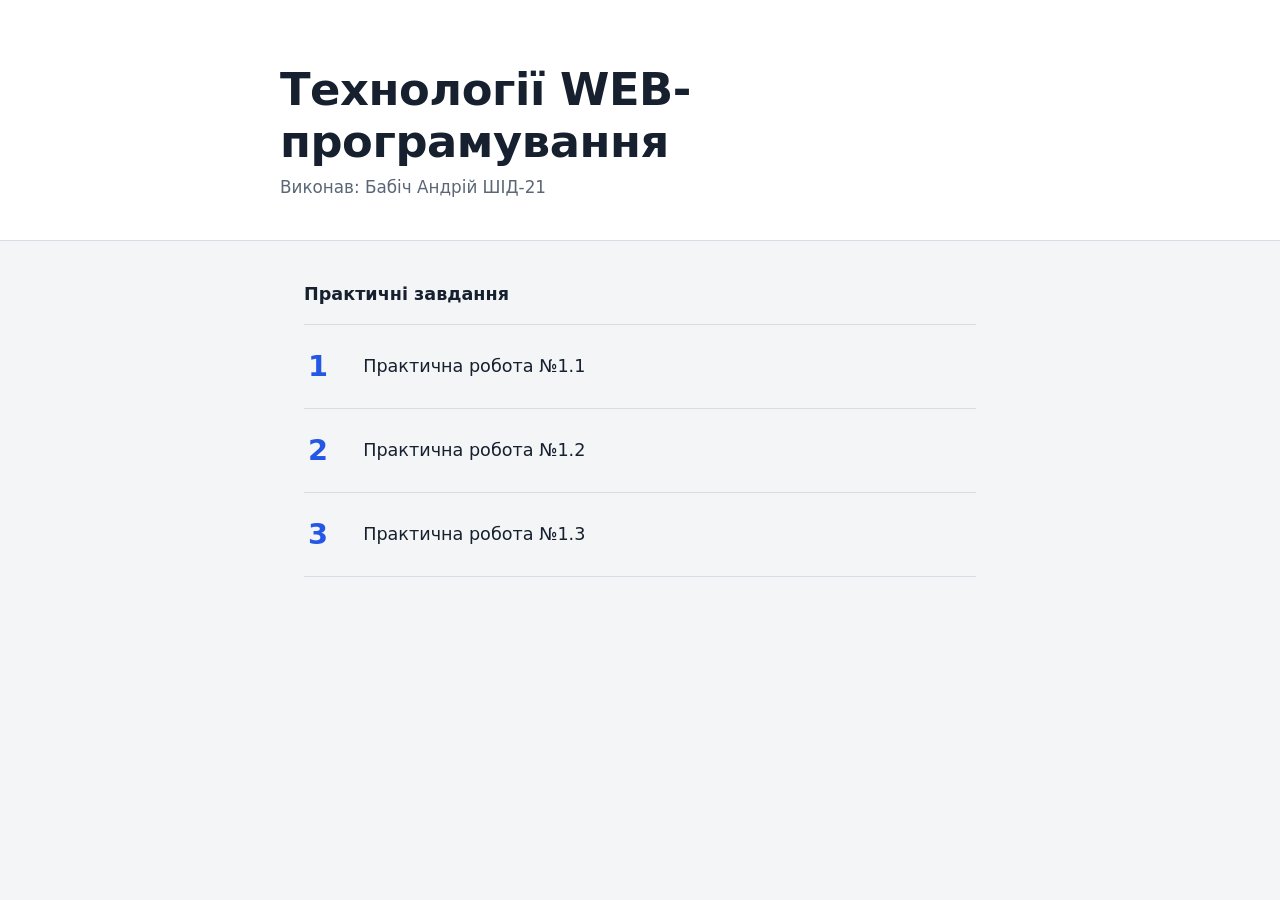
<file: Index.html>
<!DOCTYPE html>
<html lang="uk">
<head>
    <meta charset="UTF-8">
    <meta name="viewport" content="width=device-width, initial-scale=1">
    <title>Технології WEB-програмування</title>
    <link rel="stylesheet" href="css/Style.css">
</head>
<body>
<header class="site-header">
    <h1>Технології WEB-програмування</h1>
    <p class="author">Виконав: Бабіч Андрій ШІД-21</p>
</header>

<main>
    <h2>Практичні завдання</h2>
    <ol class="tasks">
        <li><a href="practical1.1/practical1.1.html"><span class="num">1</span>Практична робота №1.1</a></li>
        <li><a href="practical1.2/Main.html"><span class="num">2</span>Практична робота №1.2</a></li>
        <li><a href="practical1.3/practical3.html"><span class="num">3</span>Практична робота №1.3</a></li>
    </ol>
</main>
</body>
</html>
</file>
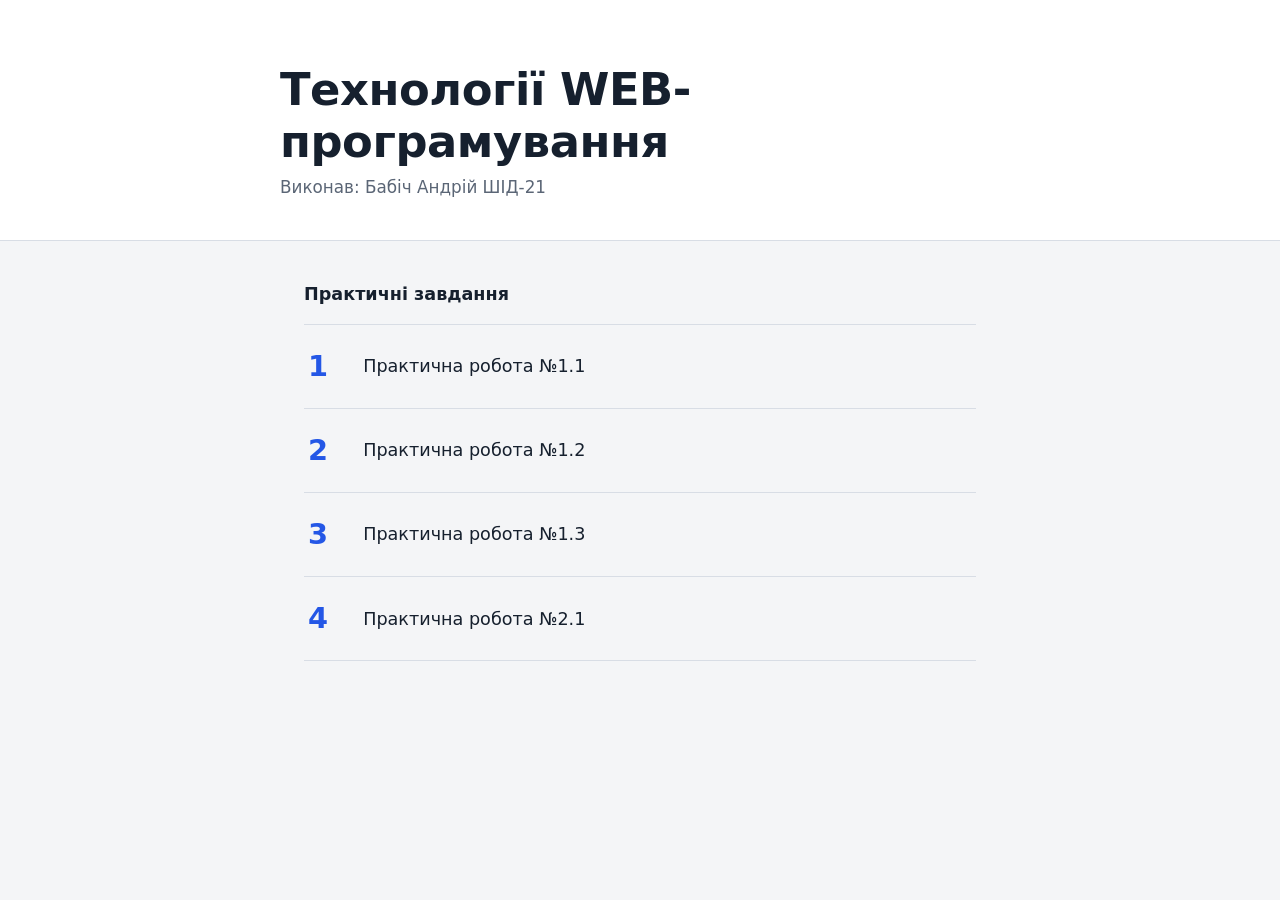
<file: index.html>
<!DOCTYPE html>
<html lang="uk">
<head>
    <meta charset="UTF-8">
    <meta name="viewport" content="width=device-width, initial-scale=1">
    <title>Технології WEB-програмування</title>
    <link rel="stylesheet" href="css/style.css">
</head>
<body>
<header class="site-header">
    <h1>Технології WEB-програмування</h1>
    <p class="author">Виконав: Бабіч Андрій ШІД-21</p>
</header>

<main>
    <h2>Практичні завдання</h2>
    <ol class="tasks">
        <li><a href="practical1.1/practical1.1.html"><span class="num">1</span>Практична робота №1.1</a></li>
        <li><a href="practical1.2/Main.html"><span class="num">2</span>Практична робота №1.2</a></li>
        <li><a href="practical1.3/practical1.3.html"><span class="num">3</span>Практична робота №1.3</a></li>
        <li><a href="practical2.1/practical2.1.html"><span class="num">4</span>Практична робота №2.1</a></li>
    </ol>
</main>
</body>
</html>
</file>
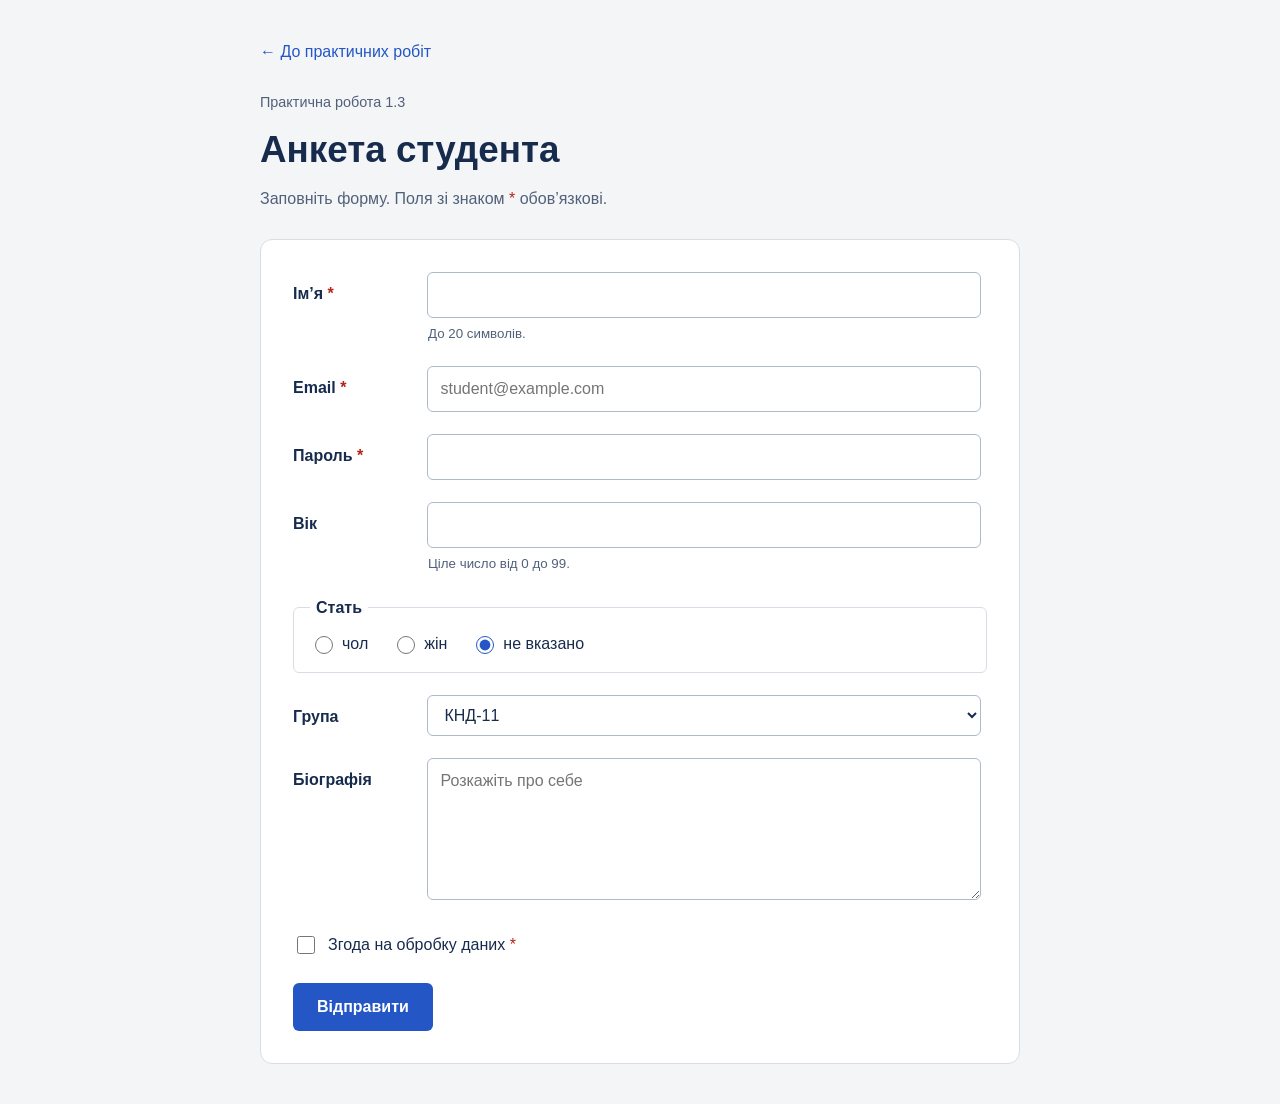
<file: practical1.3/practical1.3.html>
<!DOCTYPE html>
<html lang="uk">
<head>
    <meta charset="UTF-8">
    <meta name="viewport" content="width=device-width, initial-scale=1">
    <title>Практична робота 1.3 — HTML-форма</title>
    <link rel="stylesheet" href="../css/practical1.3/style1.3.css">
    <script src="../js/practical1.3/script1.3.js" defer></script>
</head>
<body>
<main class="page">
    <a class="back" href="../index.html">← До практичних робіт</a>
    <header>
        <p class="eyebrow">Практична робота 1.3</p>
        <h1>Анкета студента</h1>
        <p>Заповніть форму. Поля зі знаком <span class="required">*</span> обов’язкові.</p>
    </header>

    <form id="student-form" method="post">
        <div class="input-row">
            <label class="wide-label" for="name">Ім’я <span class="required">*</span></label>
            <input type="text" id="name" name="name" maxlength="20" required autocomplete="given-name" aria-describedby="name-hint">
            <small id="name-hint">До 20 символів.</small>
        </div>

        <div class="input-row">
            <label class="wide-label" for="email">Email <span class="required">*</span></label>
            <input type="email" id="email" name="email" required autocomplete="email" placeholder="student@example.com">
        </div>

        <div class="input-row">
            <label class="wide-label" for="password">Пароль <span class="required">*</span></label>
            <input type="password" id="password" name="password" required autocomplete="new-password">
        </div>

        <div class="input-row">
            <label class="wide-label" for="age">Вік</label>
            <input type="number" id="age" name="age" min="0" max="99" step="1" aria-describedby="age-hint">
            <small id="age-hint">Ціле число від 0 до 99.</small>
        </div>

        <fieldset class="input-row gender-row">
            <legend>Стать</legend>
            <div class="choices">
                <div><input type="radio" id="gender-male" name="gender" value="male"> <label for="gender-male">чол</label></div>
                <div><input type="radio" id="gender-female" name="gender" value="female"> <label for="gender-female">жін</label></div>
                <div><input type="radio" id="gender-unspecified" name="gender" value="unspecified" checked> <label for="gender-unspecified">не вказано</label></div>
            </div>
        </fieldset>

        <div class="input-row">
            <label class="wide-label" for="group">Група</label>
            <select id="group" name="group">
                <option value="KND-11">КНД-11</option>
                <option value="KND-12">КНД-12</option>
                <option value="SHID-11">ШІД-11</option>
            </select>
        </div>

        <div class="input-row">
            <label class="wide-label" for="biography">Біографія</label>
            <textarea id="biography" name="biography" rows="5" cols="40" placeholder="Розкажіть про себе"></textarea>
        </div>

        <div class="consent-row">
            <input type="checkbox" id="consent" name="consent" value="accepted" required>
            <label for="consent">Згода на обробку даних <span class="required">*</span></label>
        </div>

        <div class="actions">
            <button type="submit">Відправити</button>
        </div>
        <p id="form-status" role="status" aria-live="polite"></p>
    </form>
</main>
</body>
</html>
</file>
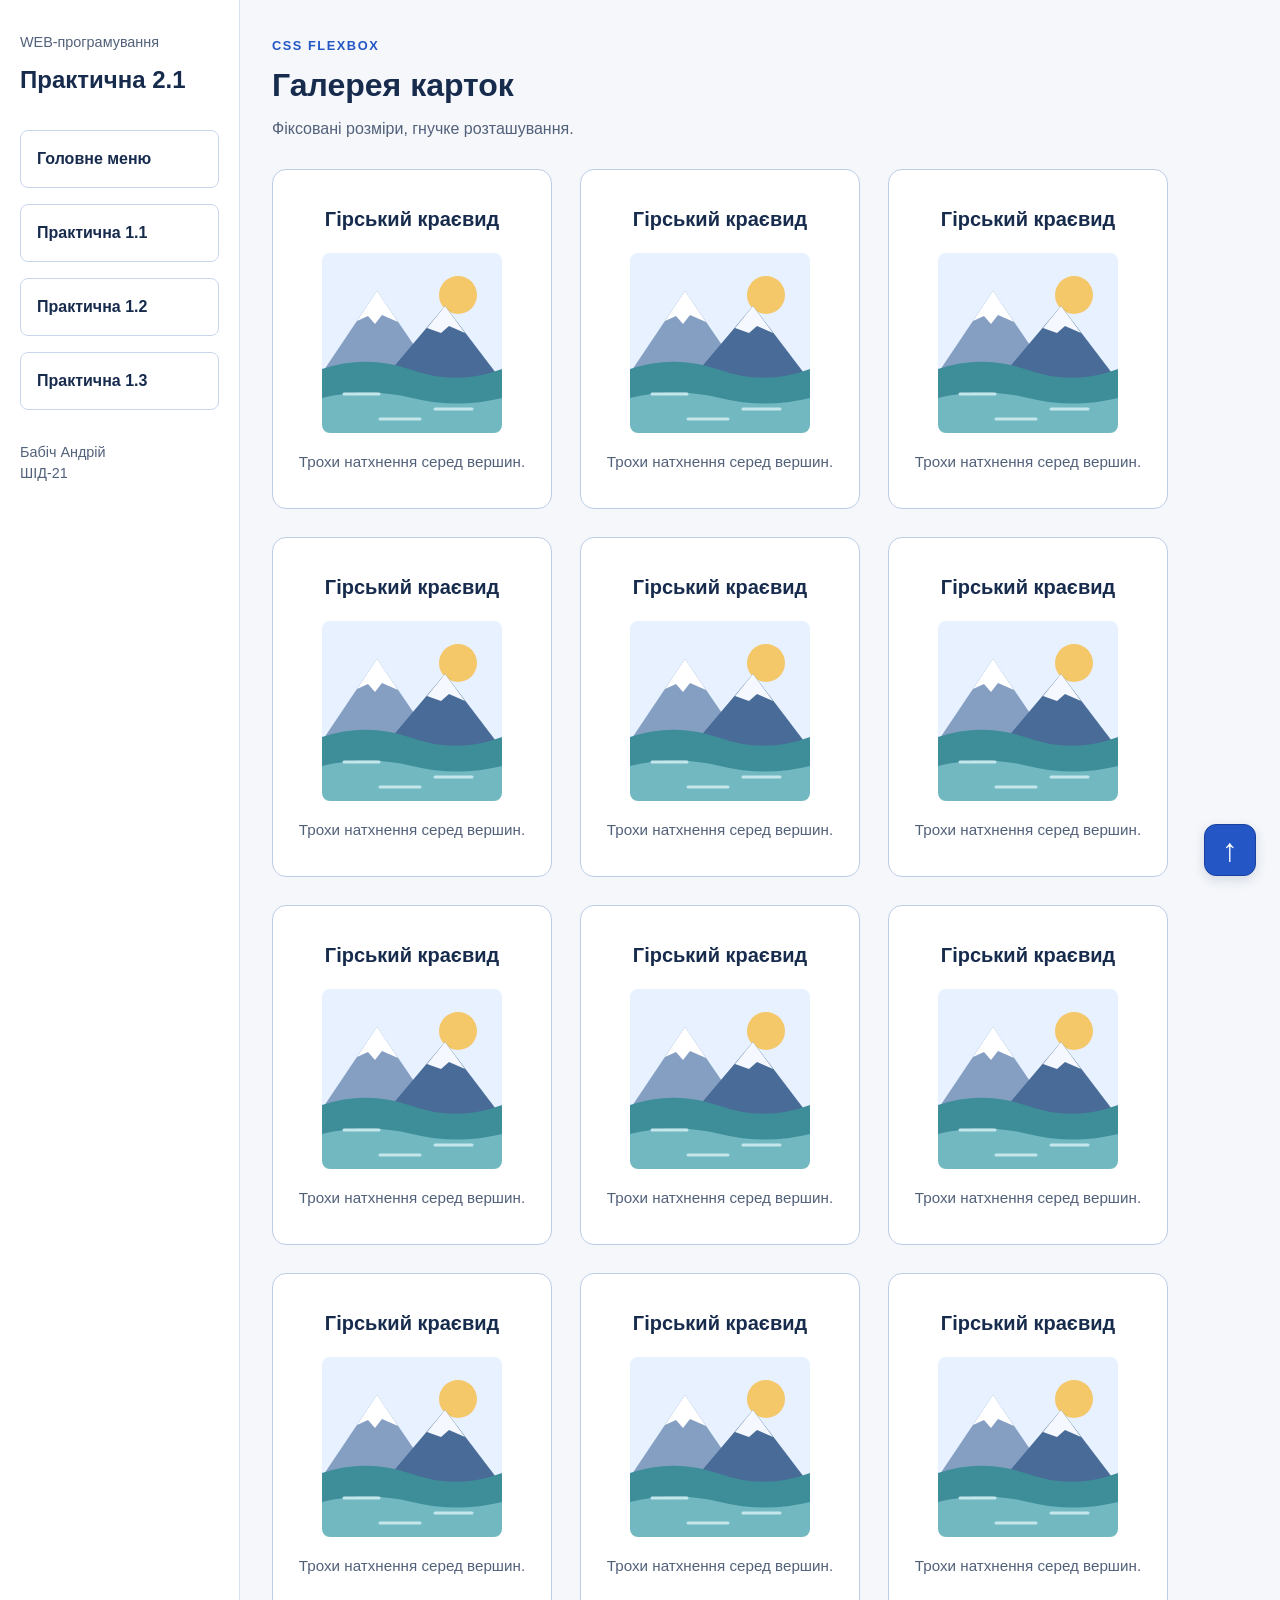
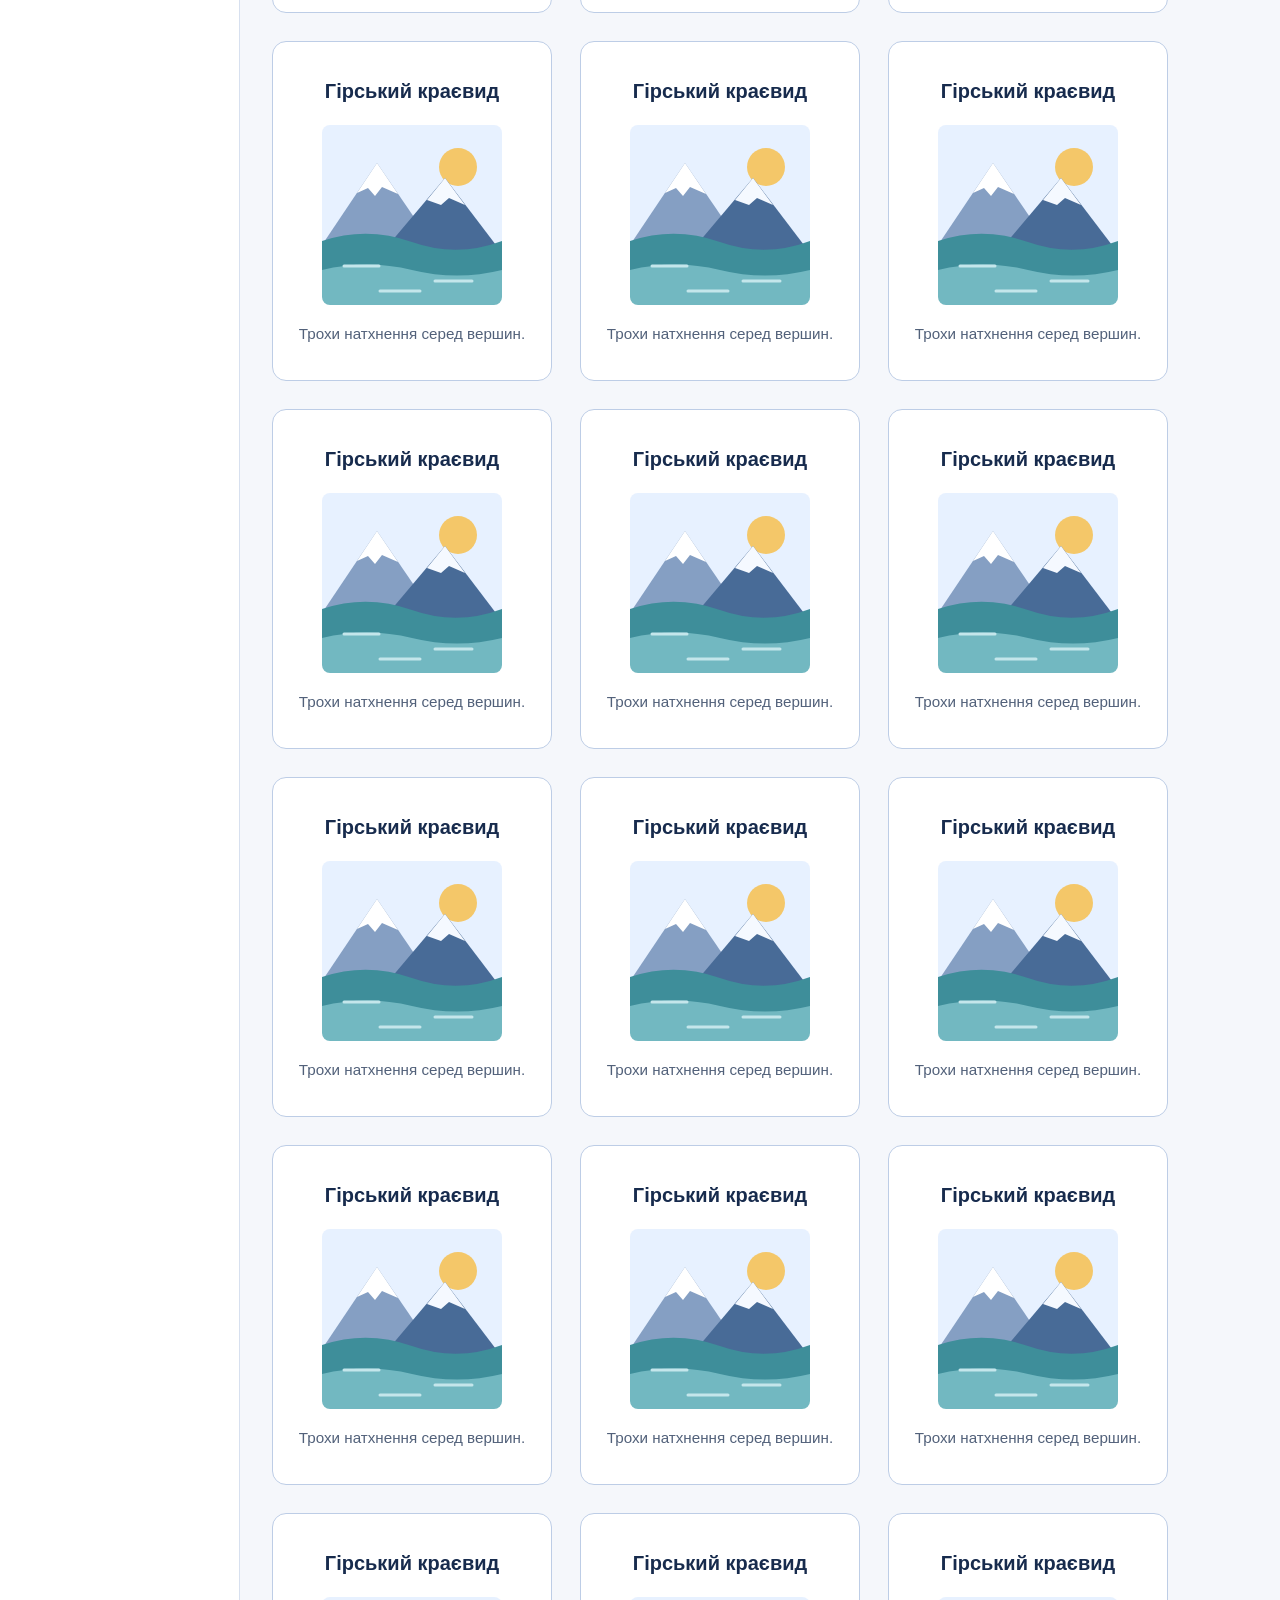
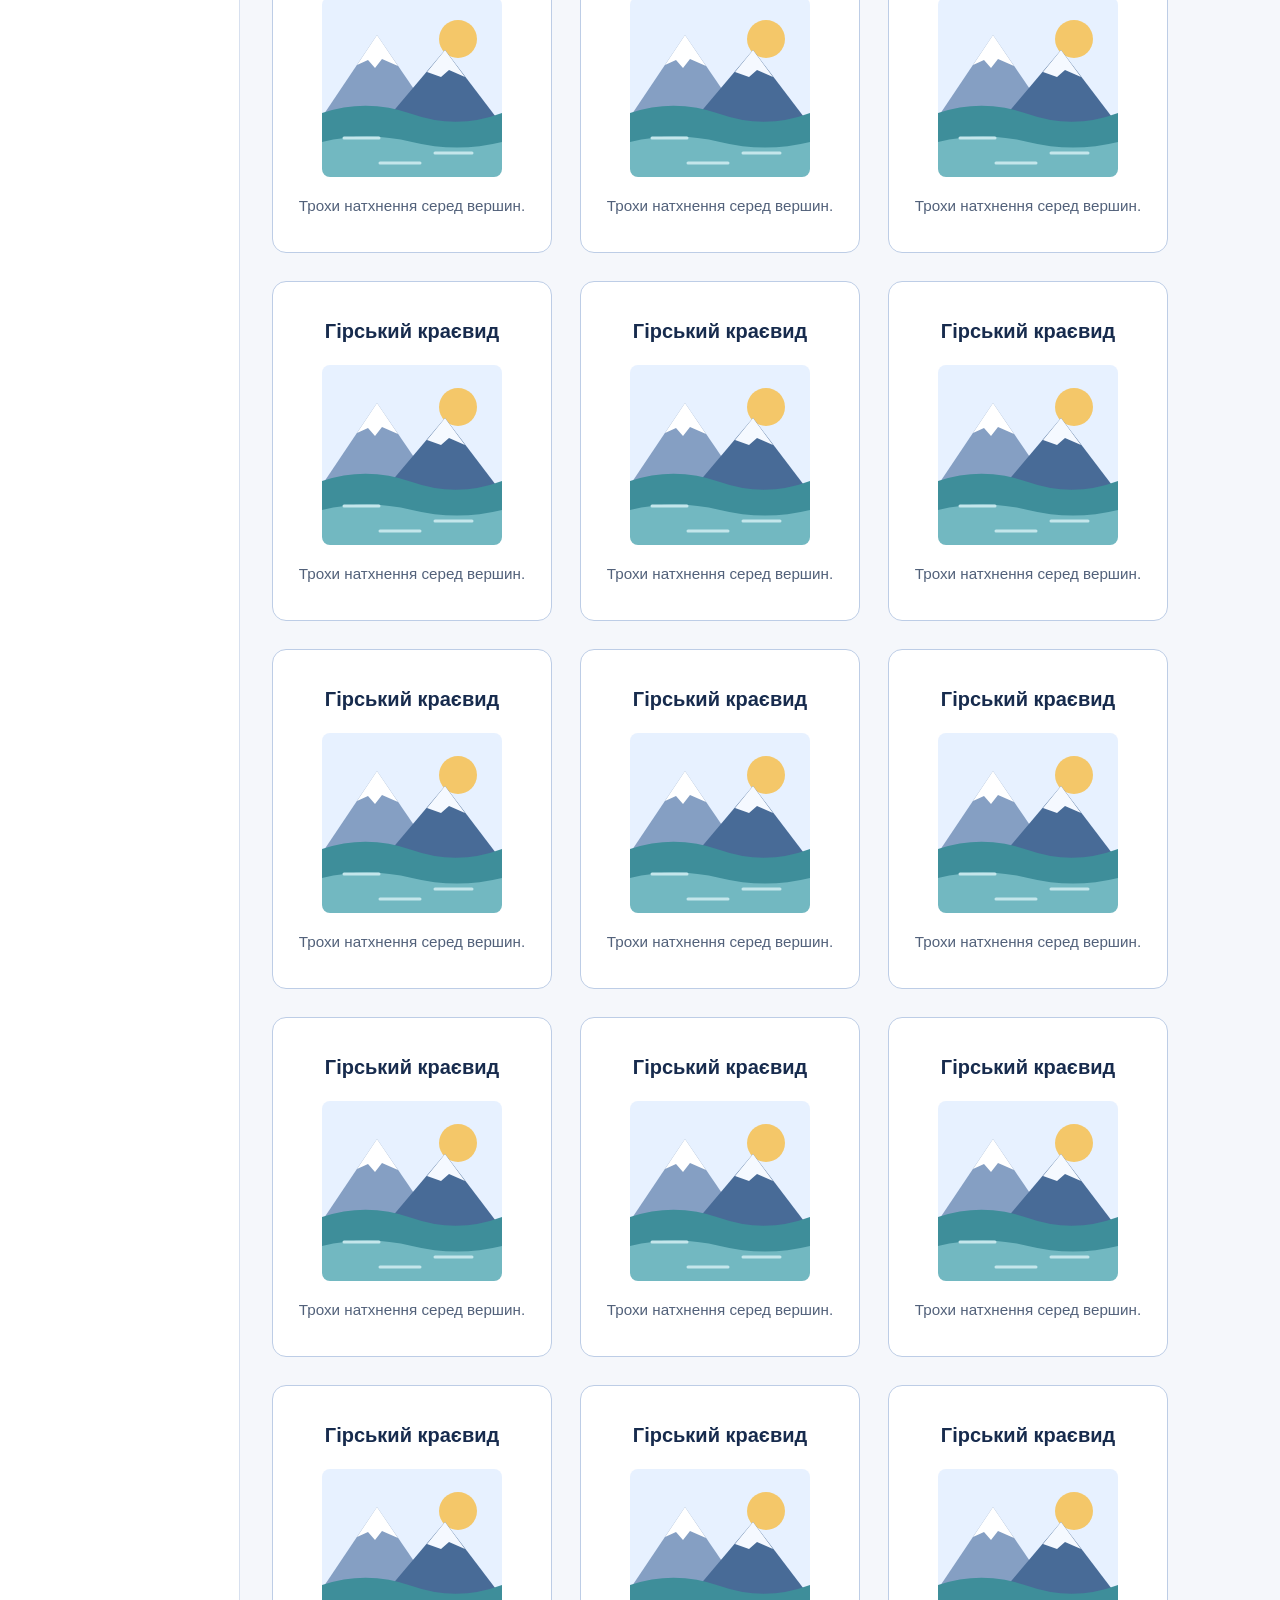
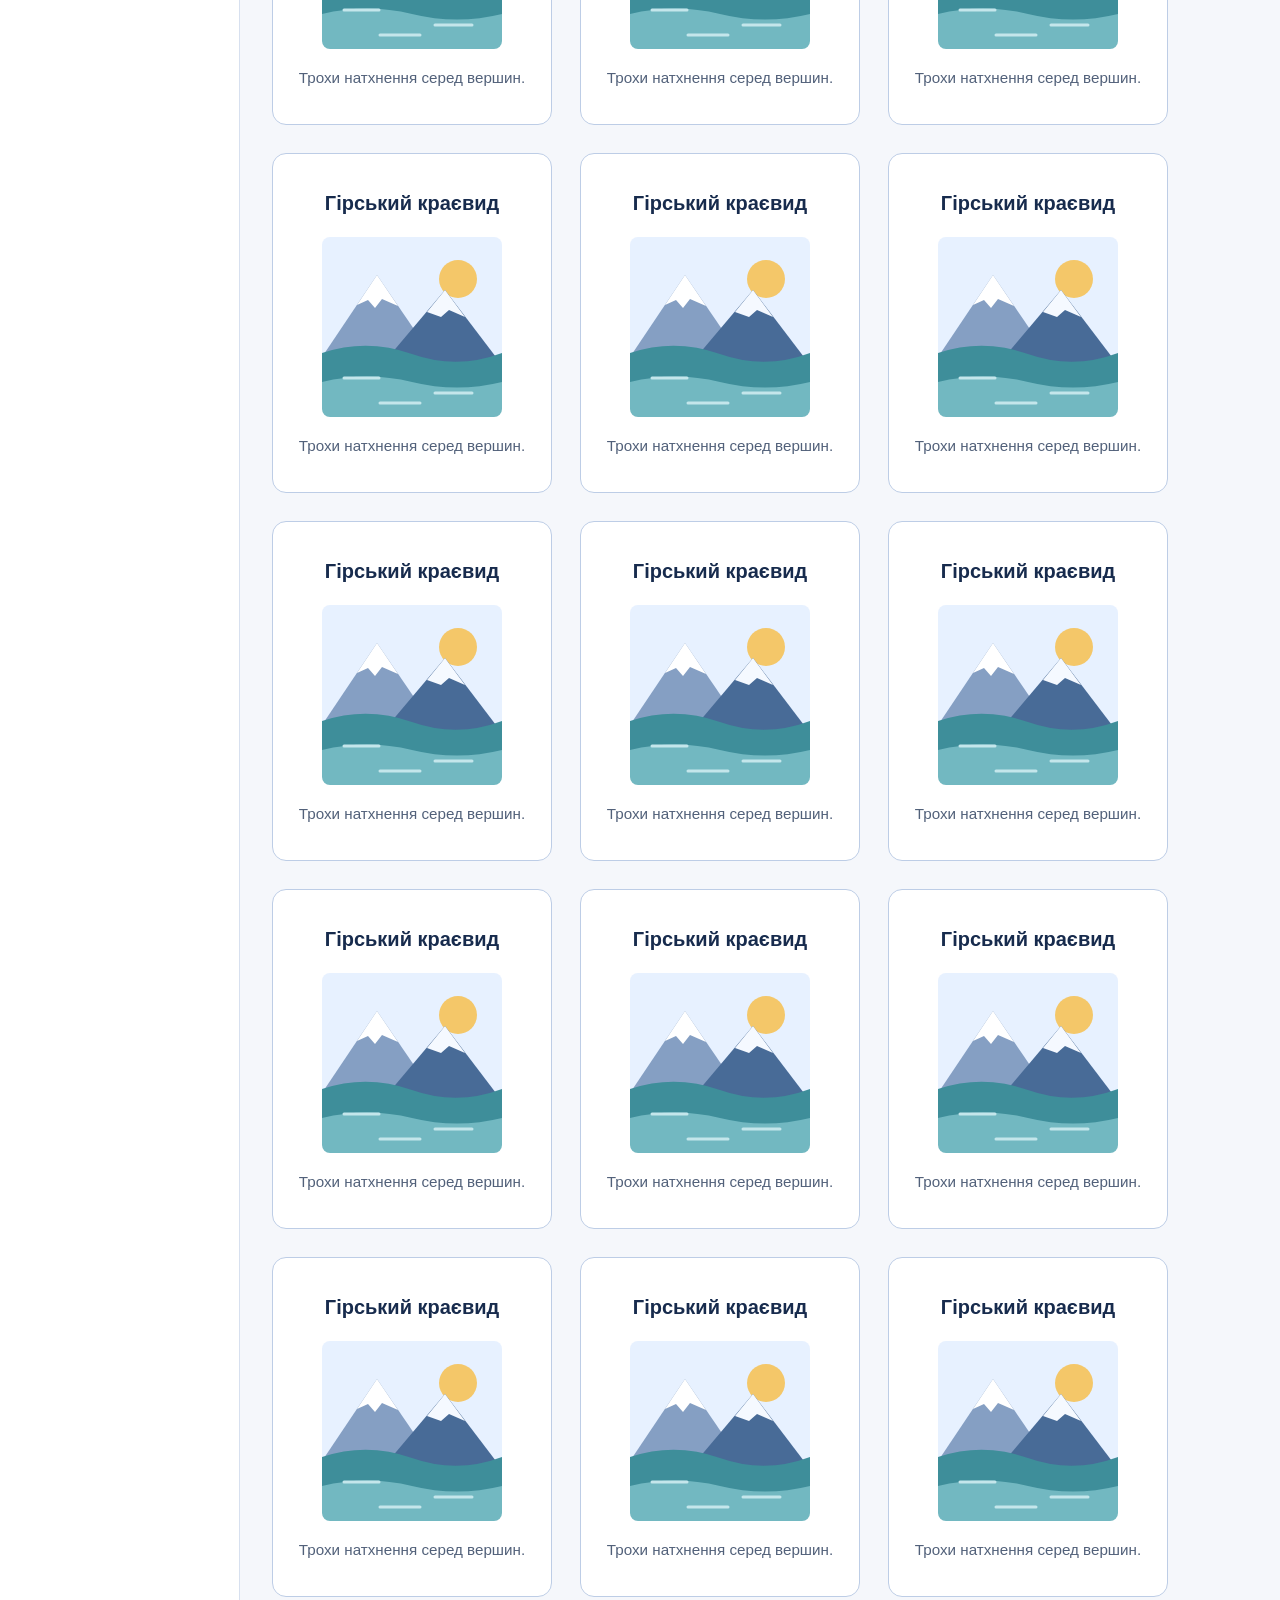
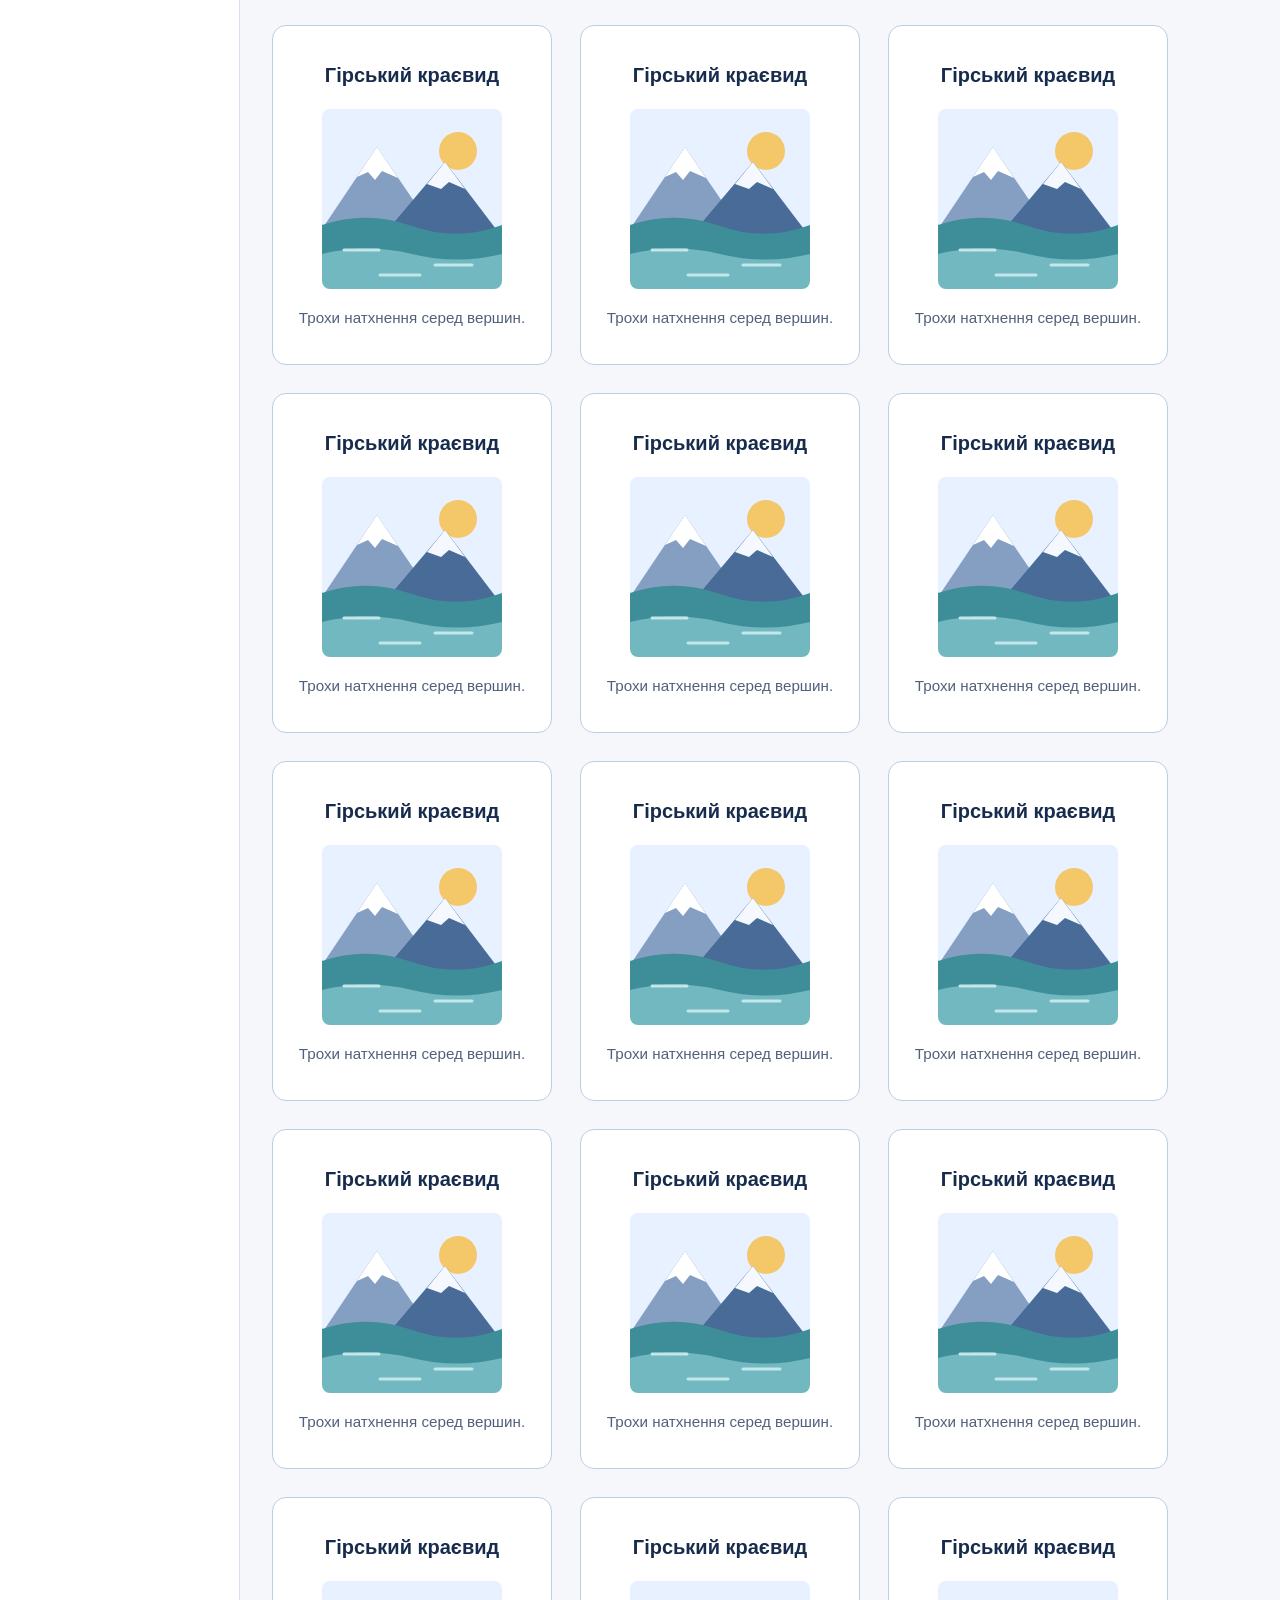
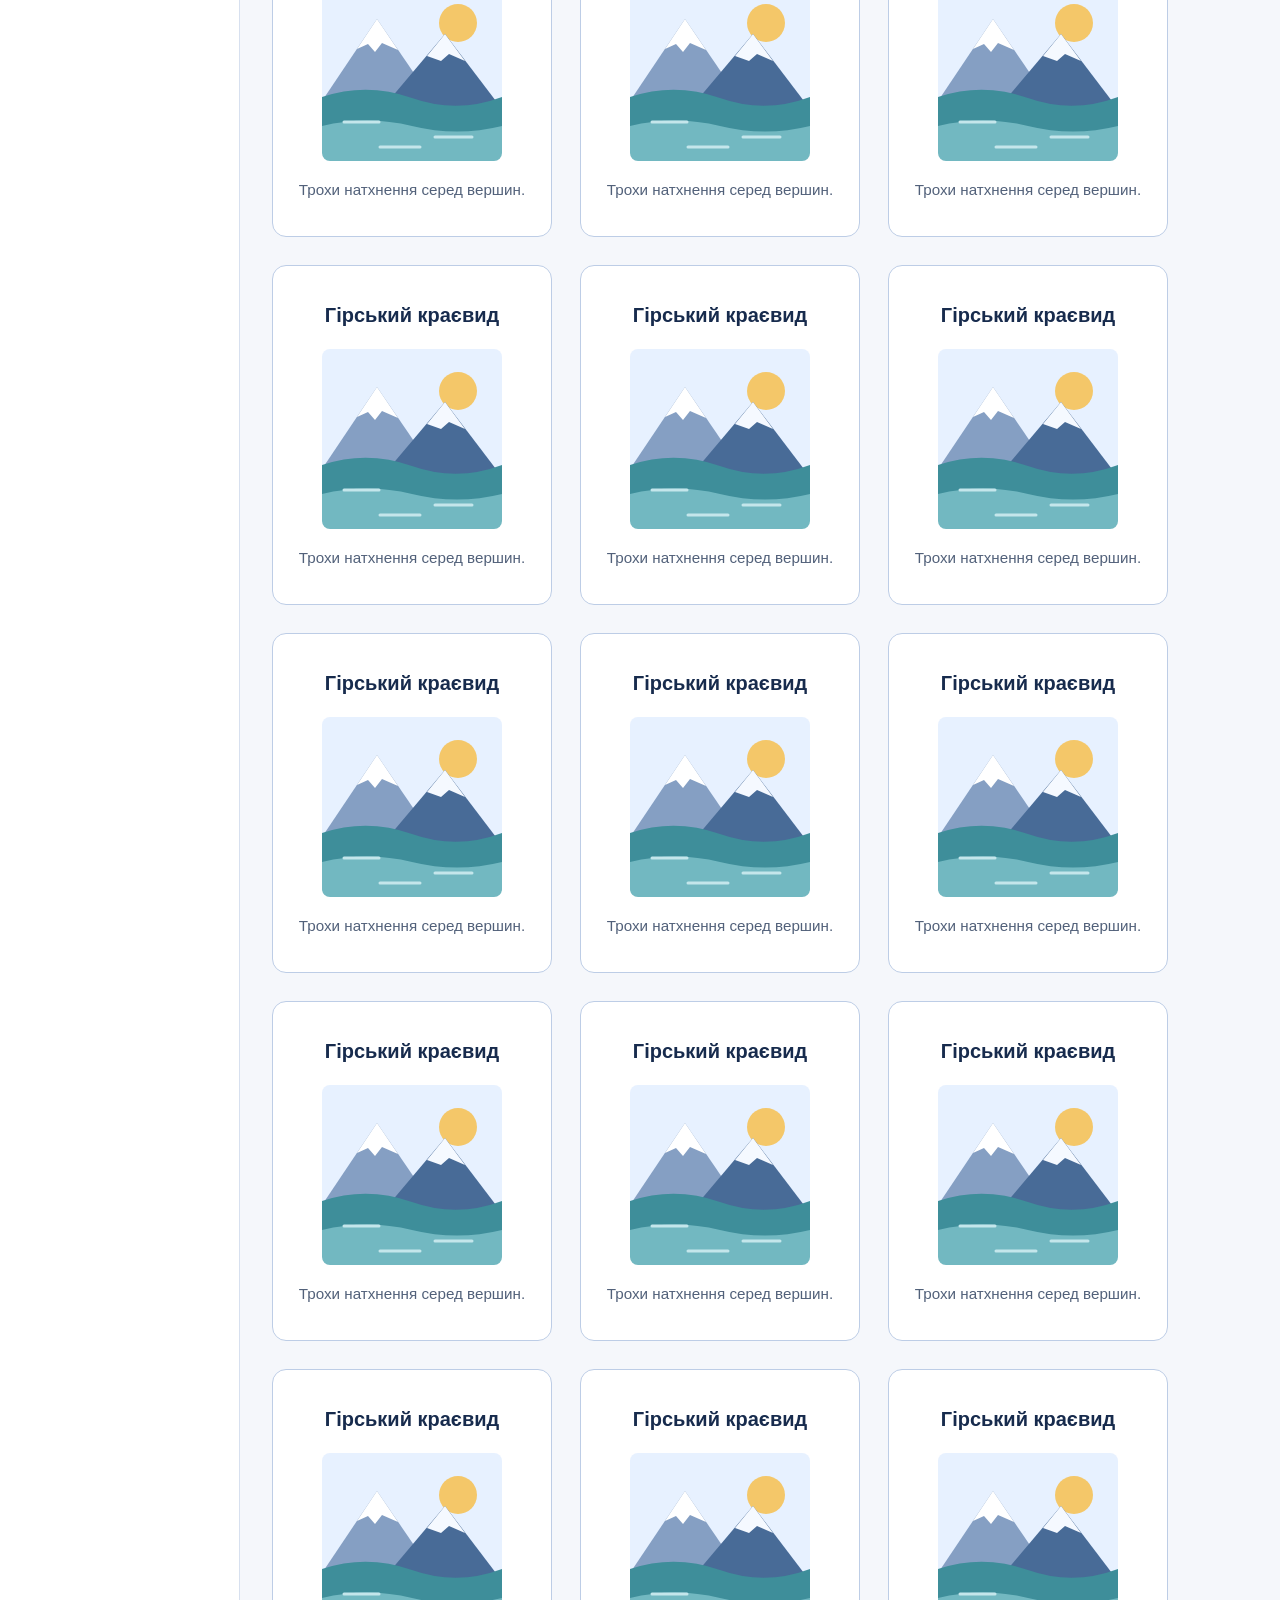
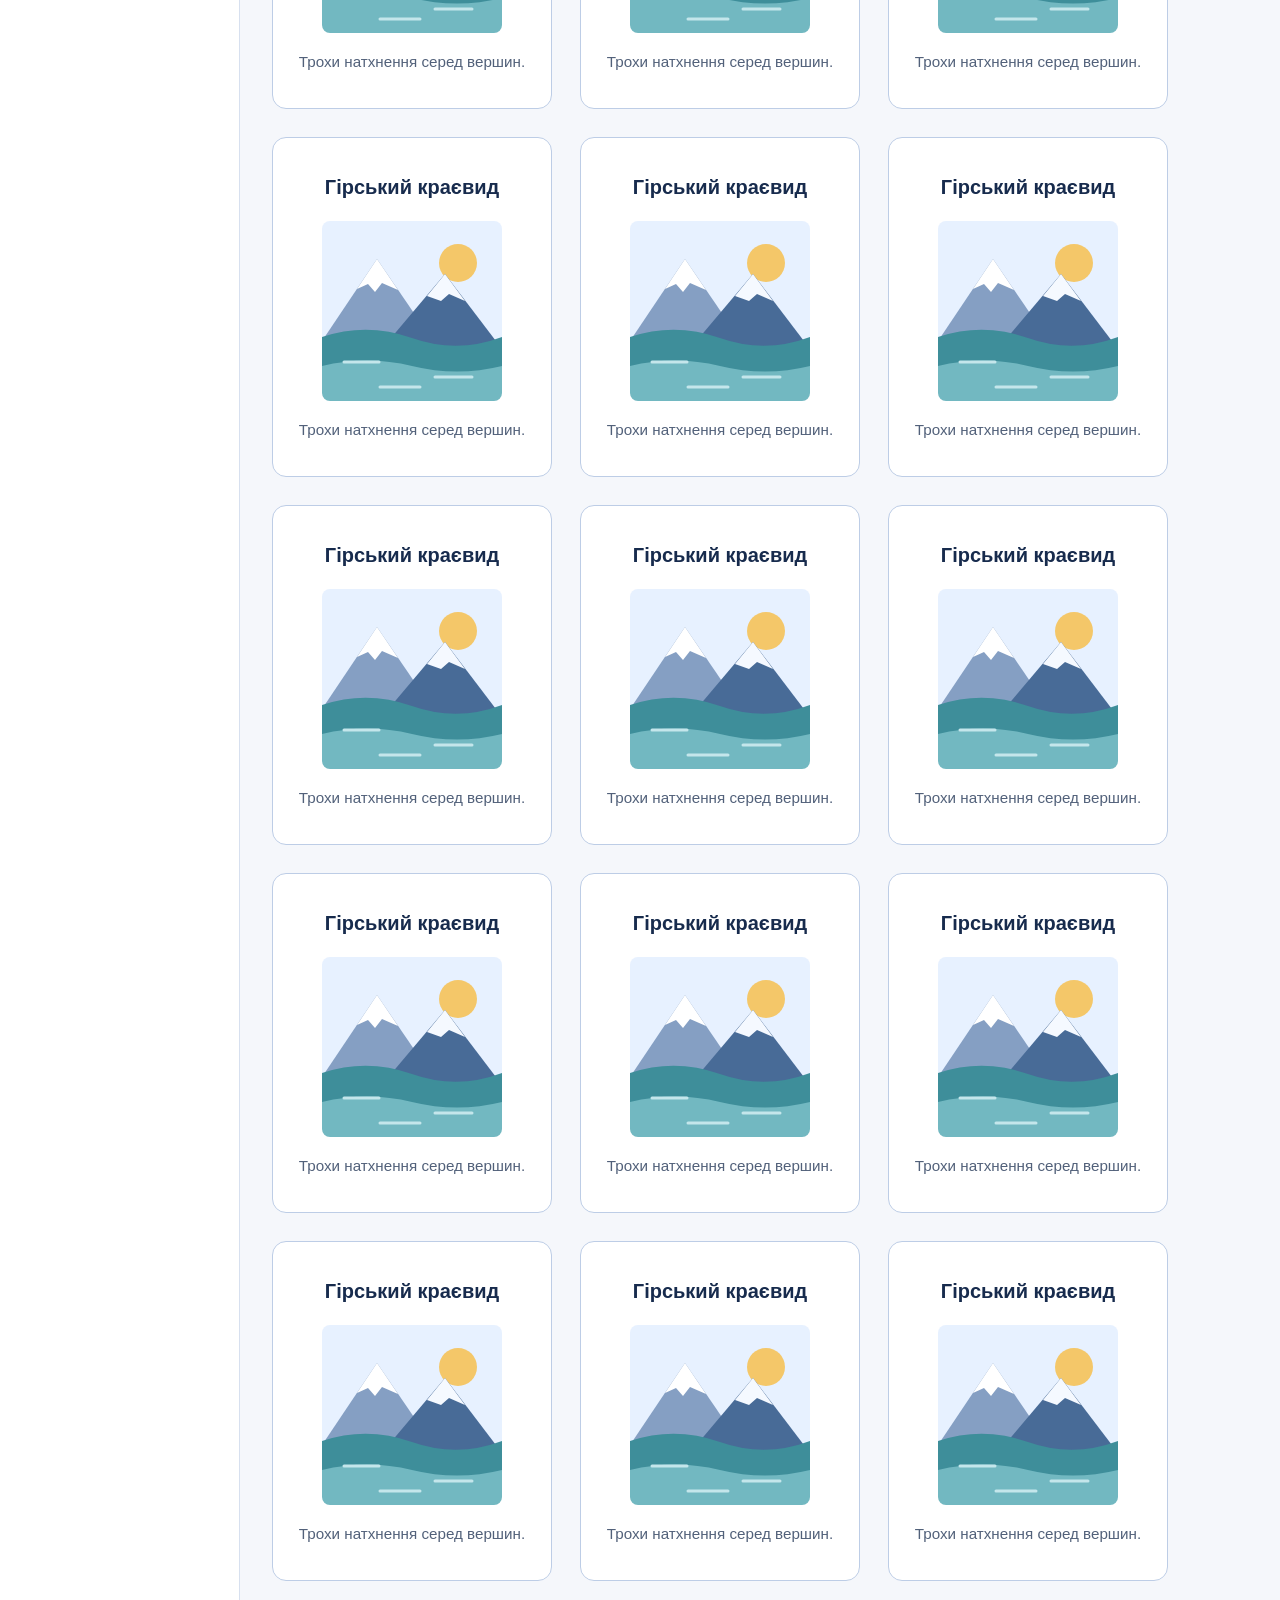
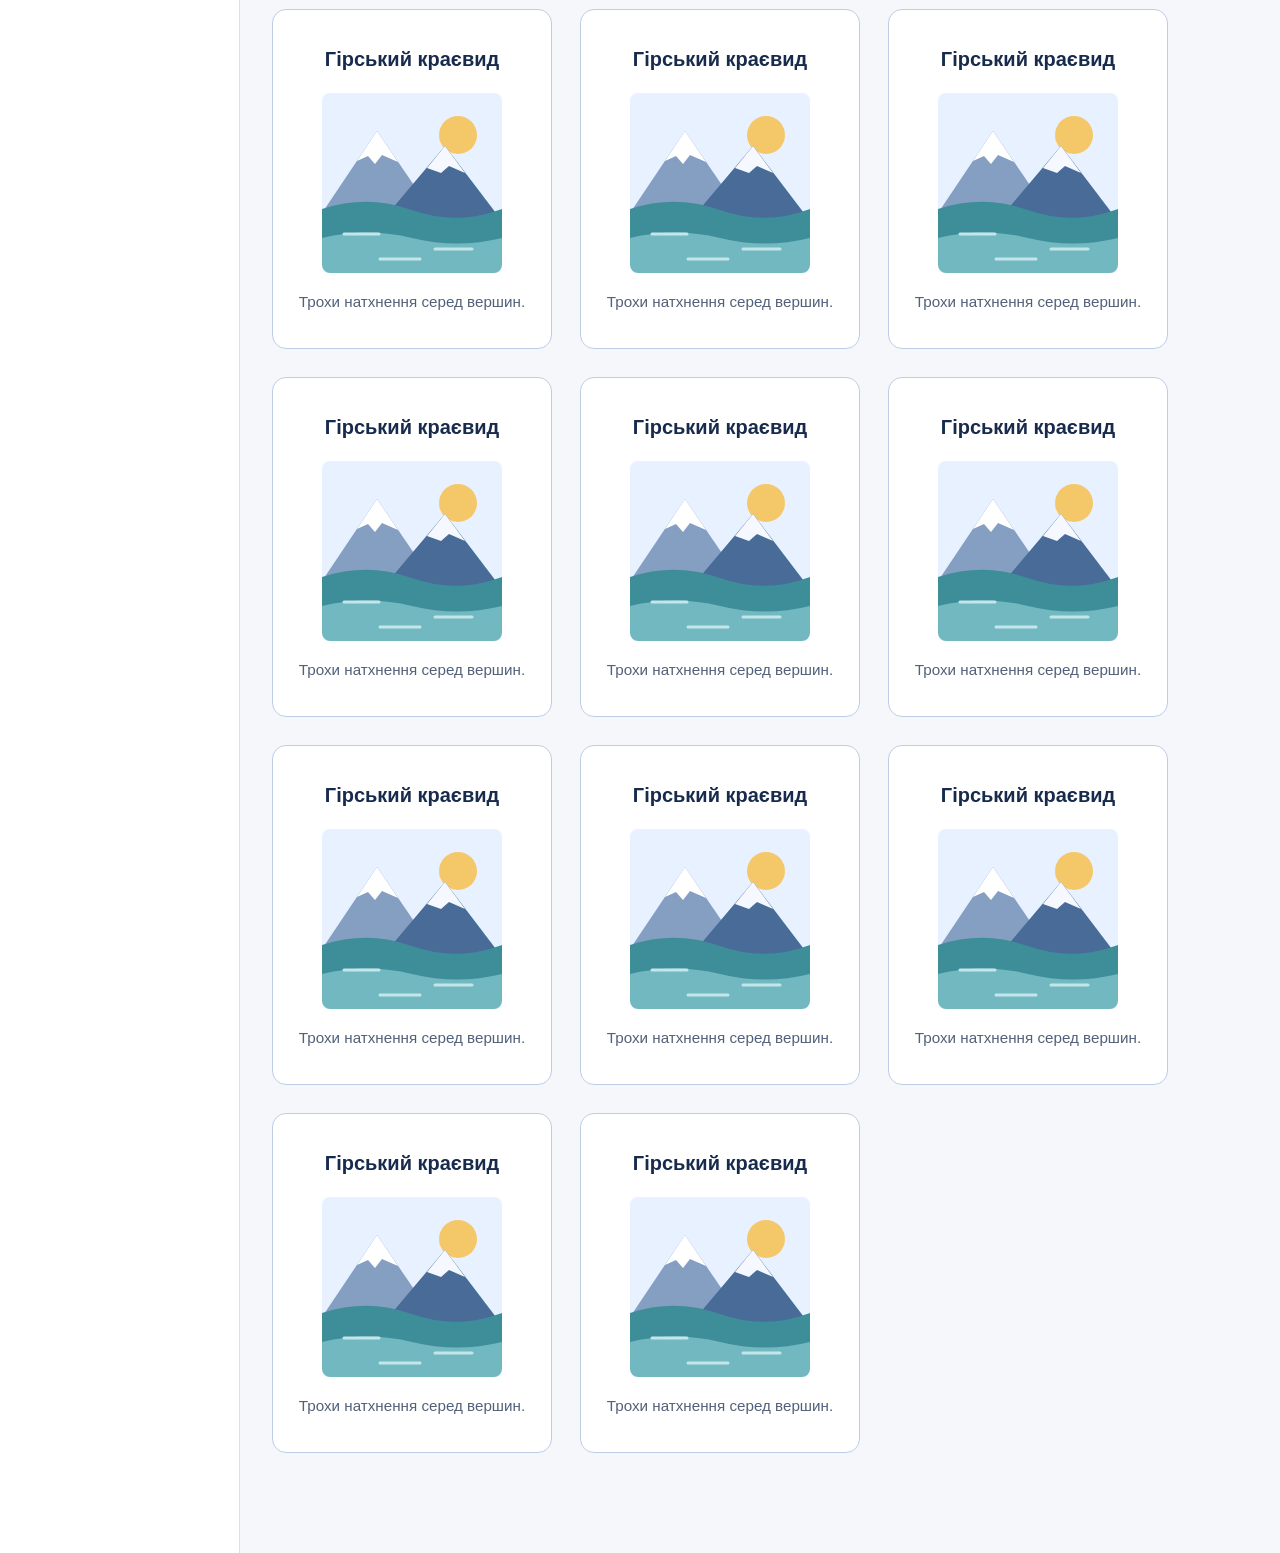
<file: practical2.1/practical2.1.html>
<!DOCTYPE html>
<html lang="uk">
<head>
    <meta charset="UTF-8">
    <meta name="viewport" content="width=device-width, initial-scale=1">
    <title>Практична робота 2.1 — CSS Flexbox</title>
    <link rel="stylesheet" href="../css/practical2.1/style2.1.css">
</head>
<body id="top">
<a class="skip-link" href="#catalog">До карток</a>
<div class="layout">
    <aside class="sidebar" aria-label="Бічна панель">
        <div class="sidebar-content">
            <p class="course">WEB-програмування</p>
            <h1>Практична 2.1</h1>
            <nav aria-label="Навігація">
                <ul class="navigation">
                    <li><a href="../index.html">Головне меню</a></li>
                    <li><a href="../practical1.1/practical1.1.html">Практична 1.1</a></li>
                    <li><a href="../practical1.2/Main.html">Практична 1.2</a></li>
                    <li><a href="../practical1.3/practical1.3.html">Практична 1.3</a></li>
                </ul>
            </nav>
            <p class="author">Бабіч Андрій<br>ШІД-21</p>
        </div>
    </aside>

    <main id="catalog" tabindex="-1">
        <header class="catalog-header">
            <p class="eyebrow">CSS FLEXBOX</p>
            <h2>Галерея карток</h2>
            <p>Фіксовані розміри, гнучке розташування.</p>
        </header>
        <div class="card-container">
            <div class="card">
                <h3 class="card-title">Гірський краєвид</h3>
                <img class="card-image" src="../assets/practical2.1/img.png" alt="Гірські вершини, сонце та озеро" width="180" height="180">
                <p class="card-text">Трохи натхнення серед вершин.</p>
            </div>
        </div>
    </main>
</div>
<a class="back-to-top" href="#top" aria-label="Повернутися на початок сторінки" title="На початок сторінки">↑</a>
<script src="../js/practical2.1/script2.1.js"></script>
</body>
</html>
</file>
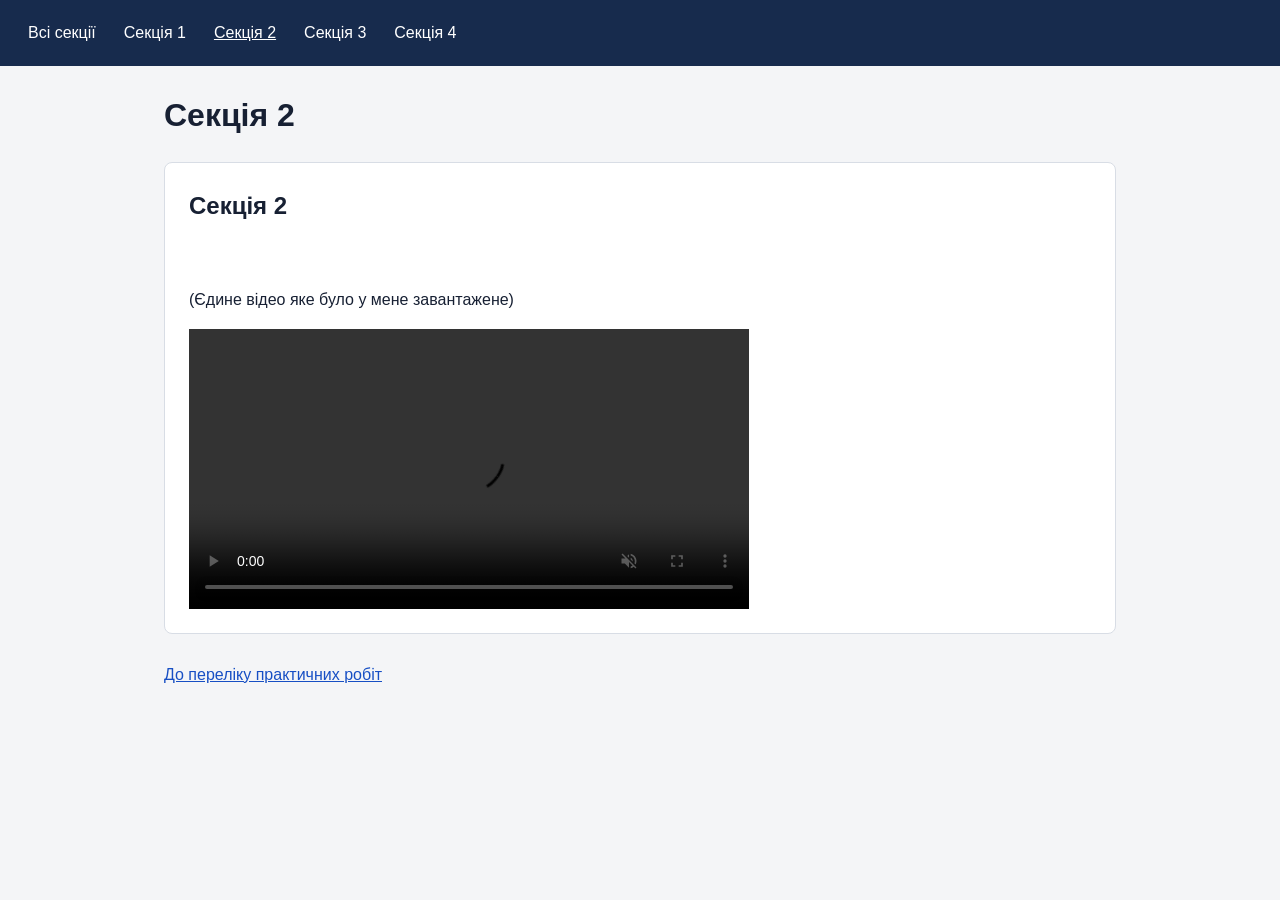
<file: practical1.2/section2/section2.html>
<!DOCTYPE html>
<html lang="uk">
<head>
    <meta charset="UTF-8">
    <meta name="viewport" content="width=device-width, initial-scale=1">
    <title>Практична 1.2 — Секція 2</title>
    <link rel="stylesheet" href="../../css/practical1.2/shared.css">
    <link rel="stylesheet" href="../../css/practical1.2/section2.css">
</head>
<body>
<nav id="main-nav" aria-label="Головна навігація">
    <ul class="main-navigation">
        <li><a href="../Main.html">Всі секції</a></li>
        <li><a href="../section1/section1.html">Секція 1</a></li>
        <li><a href="../section2/section2.html" aria-current="page">Секція 2</a></li>
        <li><a href="../section3/section3.html">Секція 3</a></li>
        <li><a href="../section4/section4.html">Секція 4</a></li>
    </ul>
</nav>

<main>
    <h1>Секція 2</h1>
    <section id="section2">
        <h2>Секція 2</h2>
        <br>
        <p>(Єдине відео яке було у мене завантажене)</p>
        <video src="../../assets/practical1.1/video.mp4" width="560" height="315" autoplay loop muted controls>
            Ваш браузер не підтримує тег video.
        </video>
    </section>
    <p><a href="../../index.html">До переліку практичних робіт</a></p>
</main>

</body>
</html>
</file>
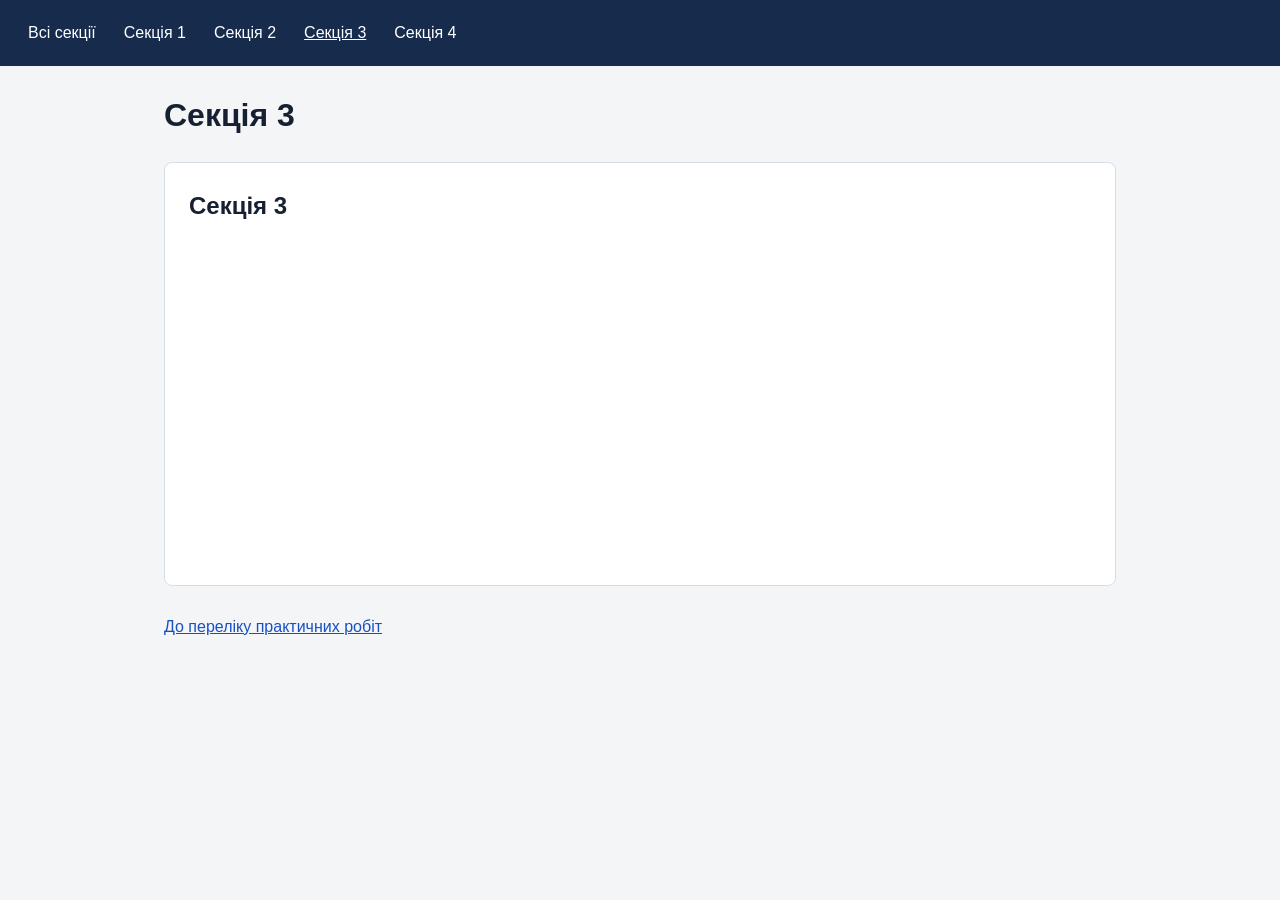
<file: practical1.2/section3/section3.html>
<!DOCTYPE html>
<html lang="uk">
<head>
    <meta charset="UTF-8">
    <meta name="viewport" content="width=device-width, initial-scale=1">
    <title>Практична 1.2 — Секція 3</title>
    <link rel="stylesheet" href="../../css/practical1.2/shared.css">
    <link rel="stylesheet" href="../../css/practical1.2/section3.css">
</head>
<body>
<nav id="main-nav" aria-label="Головна навігація">
    <ul class="main-navigation">
        <li><a href="../Main.html">Всі секції</a></li>
        <li><a href="../section1/section1.html">Секція 1</a></li>
        <li><a href="../section2/section2.html">Секція 2</a></li>
        <li><a href="../section3/section3.html" aria-current="page">Секція 3</a></li>
        <li><a href="../section4/section4.html">Секція 4</a></li>
    </ul>
</nav>

<main>
    <h1>Секція 3</h1>
    <section id="section3">
        <h2>Секція 3</h2>
        <iframe
                width="560"
                height="315"
                src="https://www.youtube.com/embed/iXLxaa2UKbU?start=60&end=70&autoplay=1&mute=1&loop=1&playlist=iXLxaa2UKbU"
                title="YouTube video player"
                frameborder="0"
                allow="accelerometer; autoplay; clipboard-write; encrypted-media; gyroscope; picture-in-picture; web-share"
                allowfullscreen>
        </iframe>
    </section>
    <p><a href="../../index.html">До переліку практичних робіт</a></p>
</main>

</body>
</html>
</file>
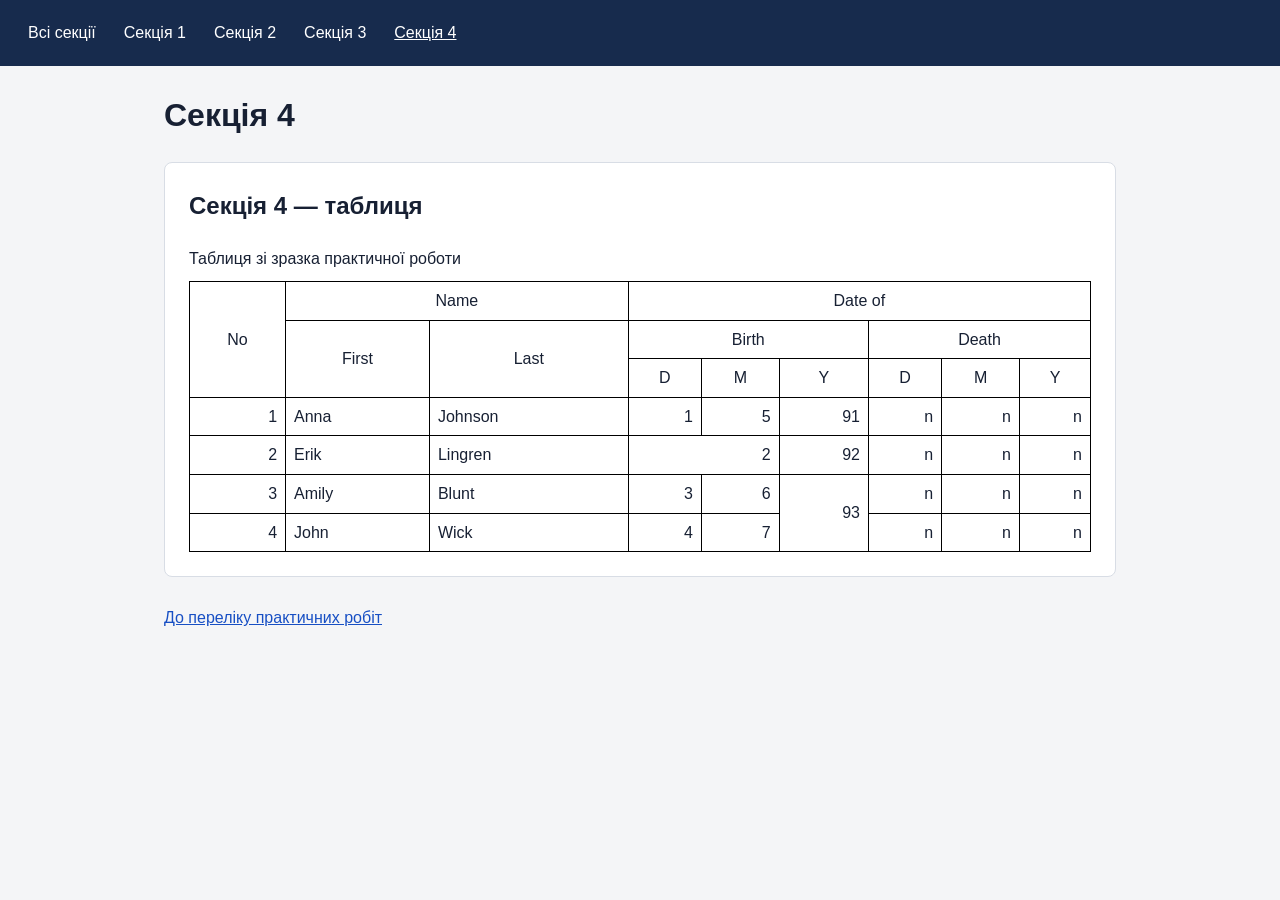
<file: practical1.2/section4/section4.html>
<!DOCTYPE html>
<html lang="uk">
<head>
    <meta charset="UTF-8">
    <meta name="viewport" content="width=device-width, initial-scale=1">
    <title>Практична 1.2 — Секція 4</title>
    <link rel="stylesheet" href="../../css/practical1.2/shared.css">
    <link rel="stylesheet" href="../../css/practical1.2/section4.css">
</head>
<body>
<nav id="main-nav" aria-label="Головна навігація"><ul class="main-navigation"><li><a href="../Main.html">Всі секції</a></li><li><a href="../section1/section1.html">Секція 1</a></li><li><a href="../section2/section2.html">Секція 2</a></li><li><a href="../section3/section3.html">Секція 3</a></li><li><a href="../section4/section4.html" aria-current="page">Секція 4</a></li></ul></nav>

<main>
    <h1>Секція 4</h1>
    <section id="section4">
        <h2>Секція 4 — таблиця</h2>
        <div class="table-wrapper">
            <table>
                <caption>Таблиця зі зразка практичної роботи</caption>
                <thead>
                <tr><th rowspan="3" scope="col">No</th><th colspan="2" scope="colgroup">Name</th><th colspan="6" scope="colgroup">Date of</th></tr>
                <tr><th rowspan="2" scope="col">First</th><th rowspan="2" scope="col">Last</th><th colspan="3" scope="colgroup">Birth</th><th colspan="3" scope="colgroup">Death</th></tr>
                <tr><th scope="col">D</th><th scope="col">M</th><th scope="col">Y</th><th scope="col">D</th><th scope="col">M</th><th scope="col">Y</th></tr>
                </thead>
                <tbody>
                <tr><td>1</td><td>Anna</td><td>Johnson</td><td>1</td><td>5</td><td>91</td><td>n</td><td>n</td><td>n</td></tr>
                <tr><td>2</td><td>Erik</td><td>Lingren</td><td colspan="2">2</td><td>92</td><td>n</td><td>n</td><td>n</td></tr>
                <tr><td>3</td><td>Amily</td><td>Blunt</td><td>3</td><td>6</td><td rowspan="2">93</td><td>n</td><td>n</td><td>n</td></tr>
                <tr><td>4</td><td>John</td><td>Wick</td><td>4</td><td>7</td><td>n</td><td>n</td><td>n</td></tr>
                </tbody>
            </table>
        </div>
    </section>
    <p><a href="../../Index.html">До переліку практичних робіт</a></p>
</main>

</body>
</html>
</file>
<file: css/Style.css>
:root {
    --bg: #f4f5f7;
    --surface: #ffffff;
    --text: #16202e;
    --muted: #5b6676;
    --accent: #2457e6;
    --line: #d8dde5;
}

@media (prefers-color-scheme: dark) {
    :root {
        --bg: #12161d;
        --surface: #1a2029;
        --text: #e8ecf2;
        --muted: #98a3b3;
        --accent: #7ea2ff;
        --line: #2a3340;
    }
}

* {
    box-sizing: border-box;
}

body {
    margin: 0;
    background: var(--bg);
    color: var(--text);
    font-family: "Segoe UI", system-ui, -apple-system, Arial, sans-serif;
    line-height: 1.5;
}

.site-header {
    padding: 64px 24px 40px;
    border-bottom: 1px solid var(--line);
    background: var(--surface);
}

.site-header > *,
main {
    max-width: 720px;
    margin-left: auto;
    margin-right: auto;
}

h1 {
    margin: 0 auto 8px;
    font-size: clamp(1.9rem, 5.5vw, 2.8rem);
    line-height: 1.15;
    letter-spacing: -0.01em;
}

.author {
    margin-top: 0;
    margin-bottom: 0;
    color: var(--muted);
    font-size: 1.05rem;
}

main {
    padding: 40px 24px 64px;
}

h2 {
    margin: 0 0 16px;
    font-size: 1.1rem;
    font-weight: 600;
}

.tasks {
    list-style: none;
    margin: 0;
    padding: 0;
    border-top: 1px solid var(--line);
}

.tasks li {
    border-bottom: 1px solid var(--line);
}

.tasks a {
    display: flex;
    align-items: center;
    gap: 20px;
    padding: 20px 4px;
    color: var(--text);
    text-decoration: none;
    font-size: 1.1rem;
}

.tasks a:hover {
    color: var(--accent);
}

.tasks a:focus-visible {
    outline: 3px solid var(--accent);
    outline-offset: 2px;
}

.num {
    min-width: 2.2rem;
    font-size: 1.8rem;
    font-weight: 600;
    color: var(--accent);
}

.back {
    display: inline-block;
    margin-bottom: 24px;
    color: var(--accent);
    text-decoration: none;
}

.back:hover {
    text-decoration: underline;
}
</file>
<file: css/style.css>
:root {
    --bg: #f4f5f7;
    --surface: #ffffff;
    --text: #16202e;
    --muted: #5b6676;
    --accent: #2457e6;
    --line: #d8dde5;
}

@media (prefers-color-scheme: dark) {
    :root {
        --bg: #12161d;
        --surface: #1a2029;
        --text: #e8ecf2;
        --muted: #98a3b3;
        --accent: #7ea2ff;
        --line: #2a3340;
    }
}

* {
    box-sizing: border-box;
}

body {
    margin: 0;
    background: var(--bg);
    color: var(--text);
    font-family: "Segoe UI", system-ui, -apple-system, Arial, sans-serif;
    line-height: 1.5;
}

.site-header {
    padding: 64px 24px 40px;
    border-bottom: 1px solid var(--line);
    background: var(--surface);
}

.site-header > *,
main {
    max-width: 720px;
    margin-left: auto;
    margin-right: auto;
}

h1 {
    margin: 0 auto 8px;
    font-size: clamp(1.9rem, 5.5vw, 2.8rem);
    line-height: 1.15;
    letter-spacing: -0.01em;
}

.author {
    margin-top: 0;
    margin-bottom: 0;
    color: var(--muted);
    font-size: 1.05rem;
}

main {
    padding: 40px 24px 64px;
}

h2 {
    margin: 0 0 16px;
    font-size: 1.1rem;
    font-weight: 600;
}

.tasks {
    list-style: none;
    margin: 0;
    padding: 0;
    border-top: 1px solid var(--line);
}

.tasks li {
    border-bottom: 1px solid var(--line);
}

.tasks a {
    display: flex;
    align-items: center;
    gap: 20px;
    padding: 20px 4px;
    color: var(--text);
    text-decoration: none;
    font-size: 1.1rem;
}

.tasks a:hover {
    color: var(--accent);
}

.tasks a:focus-visible {
    outline: 3px solid var(--accent);
    outline-offset: 2px;
}

.num {
    min-width: 2.2rem;
    font-size: 1.8rem;
    font-weight: 600;
    color: var(--accent);
}

.back {
    display: inline-block;
    margin-bottom: 24px;
    color: var(--accent);
    text-decoration: none;
}

.back:hover {
    text-decoration: underline;
}
</file>
<file: css/practical1.3/style1.3.css>
:root {
    font-family: "Segoe UI", Arial, sans-serif;
    color: #172b4d;
    background: #f4f5f7;
    line-height: 1.5;
}

* {
    box-sizing: border-box;
}

body {
    margin: 0;
}

.page {
    width: min(100% - 32px, 760px);
    margin: 40px auto;
}

.back {
    color: #2457c5;
    text-decoration: none;
}

.back:hover {
    text-decoration: underline;
}

header {
    margin: 28px 0;
}

.eyebrow {
    margin: 0 0 8px;
    font-size: 0.9rem;
    color: #52617a;
}

h1 {
    margin: 0 0 10px;
    font-size: clamp(1.8rem, 5vw, 2.3rem);
}

header > p:last-child {
    margin: 0;
    color: #52617a;
}

form {
    padding: 32px;
    background: white;
    border: 1px solid #d8dde5;
    border-radius: 12px;
}

.input-row {
    margin: 0 0 22px;
}

.wide-label {
    display: inline-block;
    width: 130px;
    vertical-align: top;
    padding-top: 10px;
    font-weight: 600;
}

input[type="text"], input[type="email"], input[type="password"], input[type="number"], select, textarea {
    width: calc(100% - 140px);
    padding: 10px 12px;
    border: 1px solid #aeb9ca;
    border-radius: 6px;
    background: white;
    color: #172b4d;
    font: inherit;
}

textarea {
    resize: vertical;
    min-height: 120px;
}

small {
    display: block;
    margin: 6px 0 0 135px;
    color: #52617a;
}

.required {
    color: #b42318;
}

.gender-row {
    border: 1px solid #d8dde5;
    border-radius: 6px;
    padding: 12px 16px 16px;
}

legend {
    padding: 0 6px;
    font-weight: 600;
}

.choices {
    display: flex;
    flex-wrap: wrap;
    gap: 12px 24px;
}

.choices > div {
    display: flex;
    gap: 6px;
    align-items: center;
}

input[type="radio"], input[type="checkbox"] {
    accent-color: #2457c5;
    width: 18px;
    height: 18px;
    flex-shrink: 0;
}

.consent-row {
    display: flex;
    align-items: flex-start;
    gap: 10px;
    margin: 26px 0;
}

label, button, input[type="radio"], input[type="checkbox"] {
    cursor: pointer;
}

button {
    background: #2457c5;
    color: white;
    border: 0;
    border-radius: 6px;
    padding: 12px 24px;
    font: inherit;
    font-weight: 600;
}

button:hover {
    background: #1a429c;
}

:is(input, select, textarea, button, a):focus-visible {
    outline: 3px solid #94b8ff;
    outline-offset: 3px;
}

#form-status {
    margin: 16px 0 0;
    color: #21633e;
}

#form-status:empty {
    display: none;
}

@media (max-width: 600px) {
    .page {
        margin: 24px auto;
    }

    form {
        padding: 20px;
    }

    .wide-label {
        display: inline-block;
        width: 100%;
        padding: 0;
        margin-bottom: 6px;
    }

    input[type="text"], input[type="email"], input[type="password"], input[type="number"], select, textarea {
        width: 100%;
    }

    small {
        margin-left: 0;
    }

    .choices {
        flex-direction: column;
    }

    button {
        width: 100%;
    }
}
</file>
<file: css/practical2.1/style2.1.css>
:root {
    font-family: "Segoe UI", Arial, sans-serif;
    color: #172b4d;
    background: #f5f7fb;
    line-height: 1.5;
}
* { box-sizing: border-box; }
html { scroll-behavior: smooth; }
body { margin: 0; }
a { color: inherit; }
.layout { display: flex; min-height: 100vh; }

/* Бічна панель і main утворюють дві колонки за допомогою Flexbox. */
.sidebar {
    flex: 0 0 240px;
    padding: 32px 20px;
    border-right: 1px solid #d7e0ef;
    background: #fff;
}
.sidebar-content { position: sticky; top: 32px; }
.course { margin: 0 0 8px; color: #52617a; font-size: 0.9rem; }
h1 { margin: 0 0 32px; font-size: 1.5rem; }
.navigation { display: flex; flex-direction: column; gap: 16px; list-style: none; padding: 0; margin: 0; }
.navigation a { display: block; padding: 16px; border: 1px solid #c8d6ed; border-radius: 8px; text-decoration: none; font-weight: 600; }
.navigation a:hover { background: #edf3ff; border-color: #4778db; }
.author { margin-top: 32px; color: #52617a; font-size: 0.9rem; }
main { flex: 1; min-width: 0; padding: 36px 32px 100px; }
.catalog-header { margin-bottom: 28px; }
.eyebrow { margin: 0 0 6px; color: #2457c5; font-size: 0.8rem; font-weight: 700; letter-spacing: 0.12em; }
h2 { margin: 0; font-size: 2rem; }
.catalog-header > p:last-child { margin: 8px 0 0; color: #52617a; }

/* Перенесення карток на наступний рядок без зміни їхніх розмірів. */
.card-container { display: flex; flex-wrap: wrap; gap: 28px; align-items: flex-start; }
.card {
    flex: 0 0 280px;
    width: 280px;
    height: 340px;
    display: flex;
    flex-direction: column;
    justify-content: space-evenly;
    align-items: center;
    padding: 16px;
    border: 1px solid #bdcde6;
    border-radius: 14px;
    background: #fff;
    text-align: center;
    cursor: pointer;
    transition: box-shadow 180ms ease, border-color 180ms ease;
}
.card:hover { border-color: #4778db; box-shadow: 0 10px 28px rgba(23, 43, 77, 0.18); }
.card-title { margin: 0; font-size: 1.25rem; font-weight: 700; }
.card-image { display: block; width: 180px; height: 180px; object-fit: cover; border-radius: 8px; }
.card-text { margin: 0; font-size: 0.95rem; color: #52617a; }
.back-to-top { position: fixed; right: 24px; bottom: 24px; display: flex; justify-content: center; align-items: center; width: 52px; height: 52px; border: 1px solid #17439f; border-radius: 12px; background: #2457c5; color: #fff; font-size: 2rem; text-decoration: none; box-shadow: 0 4px 12px #172b4d26; }
.back-to-top:hover { background: #17439f; }
a:focus-visible { outline: 3px solid #e3a528; outline-offset: 4px; }
.skip-link { position: fixed; top: 8px; left: 8px; padding: 12px; background: white; z-index: 2; transform: translateY(-160%); }
.skip-link:focus { transform: translateY(0); }
@media (max-width: 700px) {
    .layout { flex-direction: column; }
    .sidebar { flex-basis: auto; padding: 20px; border-right: 0; border-bottom: 1px solid #d7e0ef; }
    .sidebar-content { position: static; }
    h1 { margin-bottom: 18px; }
    .navigation { flex-direction: row; flex-wrap: wrap; gap: 10px; }
    .navigation li { flex: 1 1 130px; }
    .navigation a { padding: 12px; }
    .author { margin: 18px 0 0; }
    main { padding: 28px 16px 100px; }
    .card-container { justify-content: center; }
    .back-to-top { right: 16px; bottom: 16px; }
}
@media (prefers-reduced-motion: reduce) {
    html { scroll-behavior: auto; }
    .card { transition: none; }
}
</file>
<file: css/practical1.2/shared.css>
* {
    box-sizing: border-box;
}

html {
    scroll-behavior: smooth;
}

body {
    margin: 0;
    font-family: Arial, sans-serif;
    line-height: 1.6;
    background: #f4f5f7;
    color: #172033;
}

a {
    color: #174fc4;
}

#main-nav {
    background: #172b4d;
    padding: 16px 24px;
}

ul.main-navigation {
    display: flex;
    flex-wrap: wrap;
    gap: 20px;
    list-style-type: none;
    margin: 0;
    padding: 0;
}

.main-navigation a {
    color: white;
    text-decoration: none;
    display: inline-block;
    padding: 4px;
}

.main-navigation a:hover, .main-navigation a[aria-current="page"] {
    text-decoration: underline;
}

a:focus-visible {
    outline: 3px solid #e49c20;
    outline-offset: 4px;
}

main {
    max-width: 1000px;
    margin: 0 auto;
    padding: 24px;
}

section {
    background: white;
    border: 1px solid #d8dde5;
    border-radius: 8px;
    padding: 24px;
    margin-bottom: 28px;
    scroll-margin-top: 20px;
}

h1 {
    margin-top: 0;
}

h2 {
    margin-top: 0;
}

video, iframe {
    max-width: 100%;
}

@media (prefers-reduced-motion: reduce) {
    html {
        scroll-behavior: auto;
    }
}
</file>
<file: css/practical1.2/section2.css>
#section2 video {
    display: block;
    height: auto;
    background: black;
}
</file>
<file: css/practical1.2/section3.css>
#section3 iframe {
    display: block;
    width: 560px;
    height: auto;
    aspect-ratio: 560 / 315;
    border: 0;
}
</file>
<file: css/practical1.2/section4.css>
#section4 .table-wrapper {
    overflow-x: auto;
}

#section4 table {
    border-collapse: collapse;
    width: 100%;
    min-width: 520px;
}

#section4 table, #section4 th, #section4 td {
    border: 1px solid black;
}

#section4 th, #section4 td {
    padding: 6px 8px;
}

#section4 th {
    font-weight: normal;
    text-align: center;
}

#section4 td {
    text-align: right;
}

#section4 td:nth-child(2), #section4 td:nth-child(3) {
    text-align: left;
}

#section4 caption {
    text-align: left;
    margin-bottom: 10px;
}
</file>
